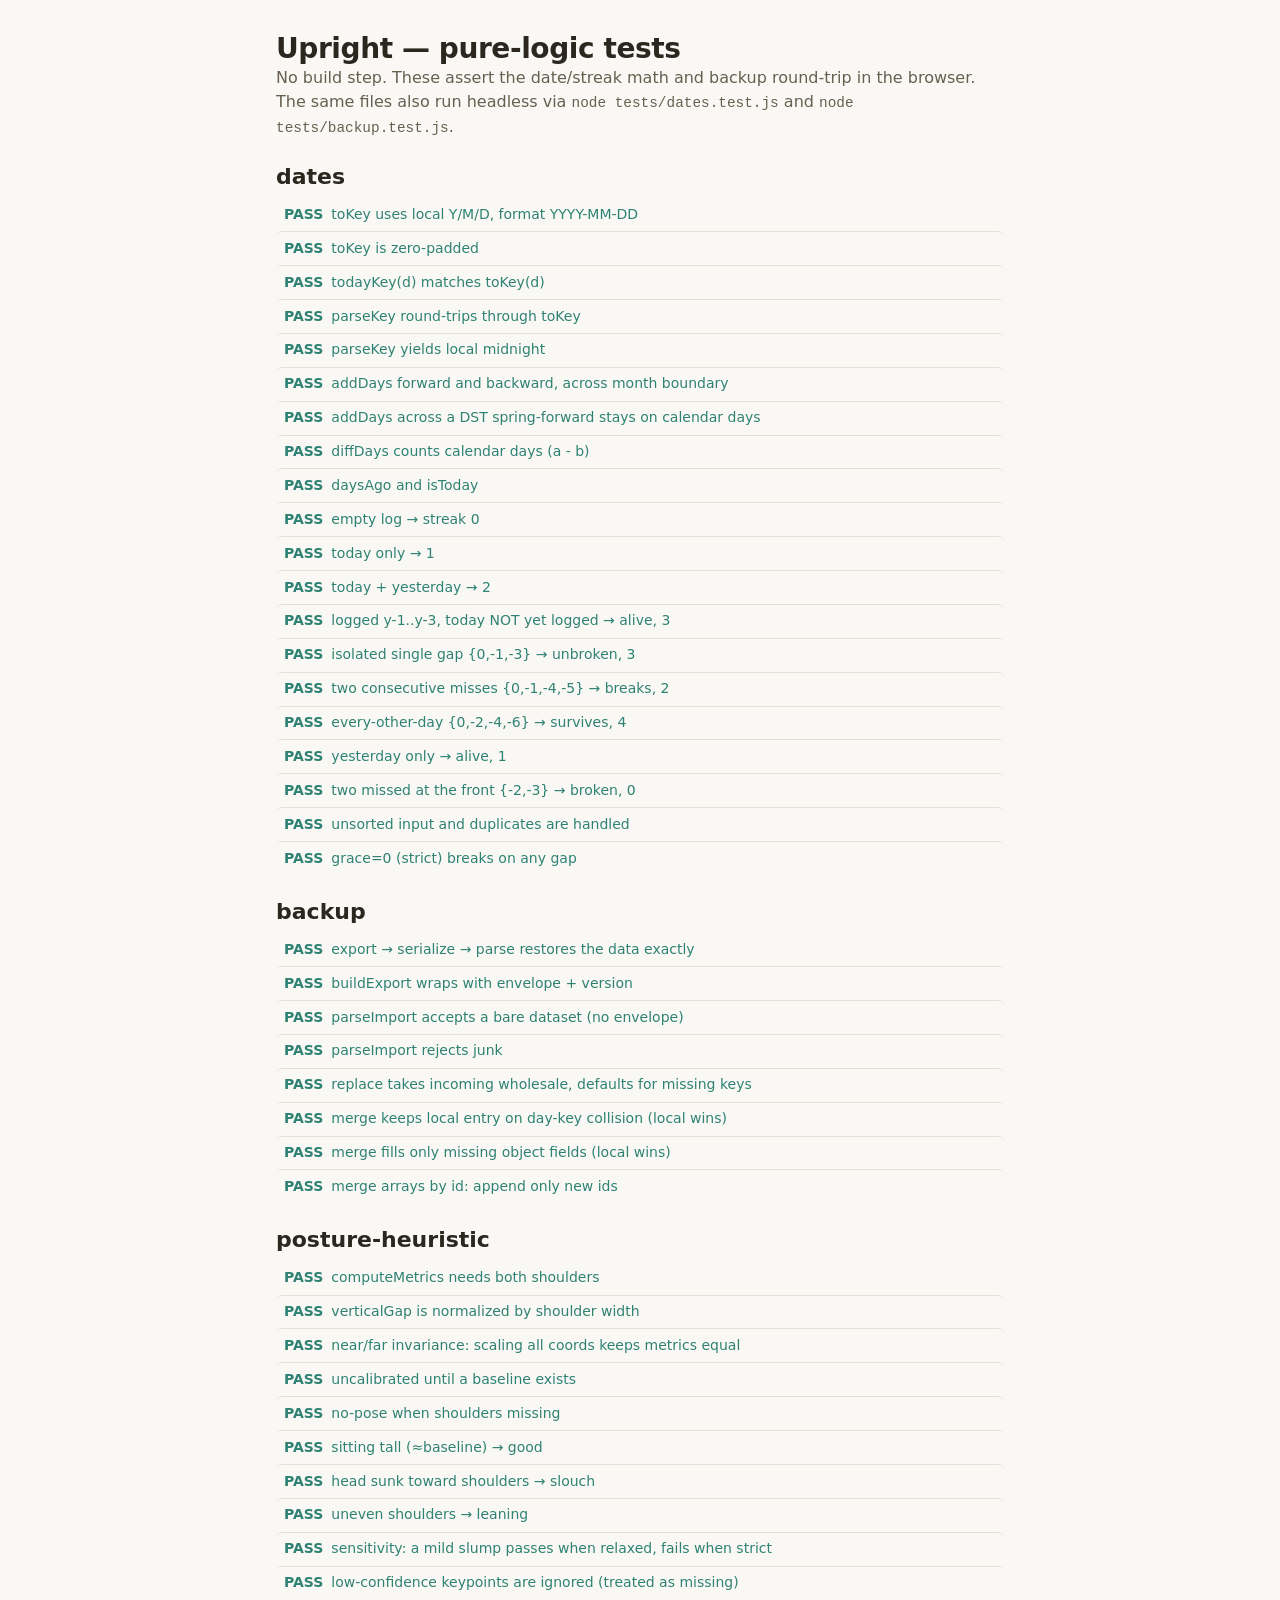
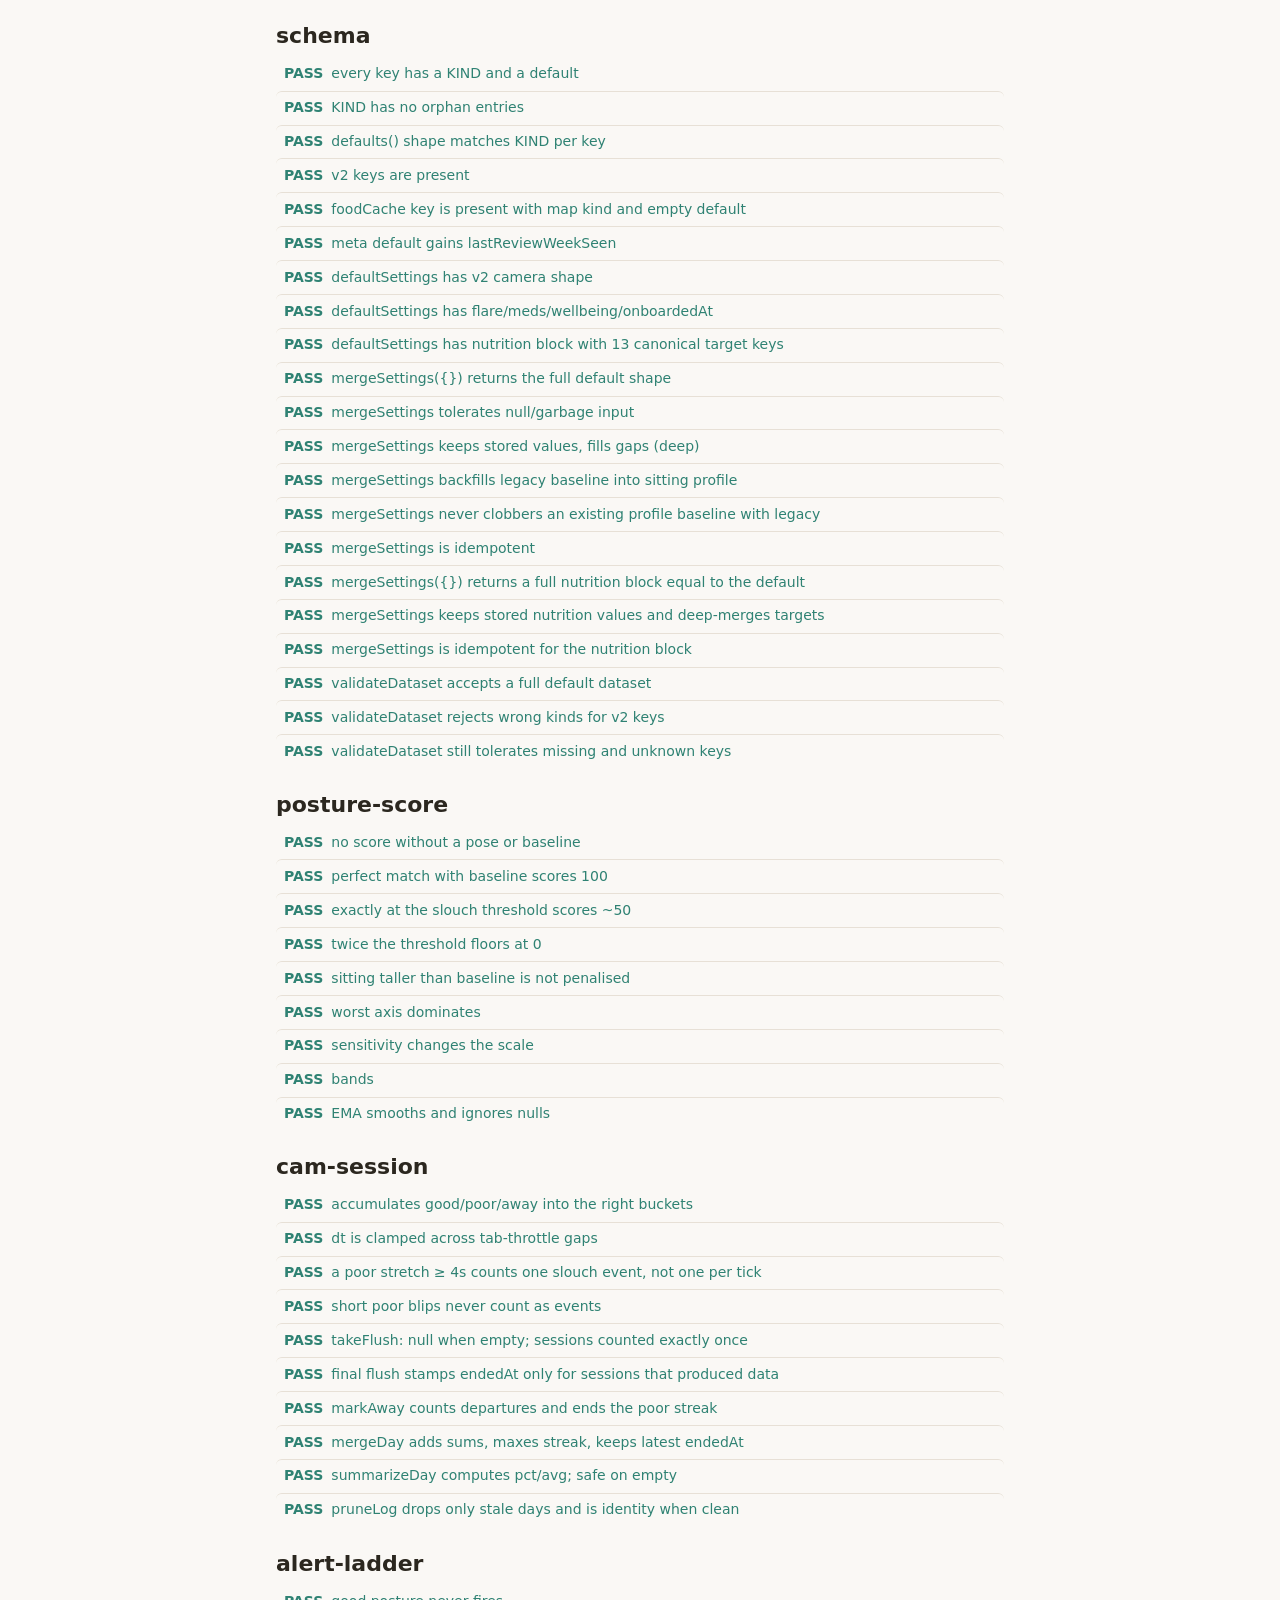
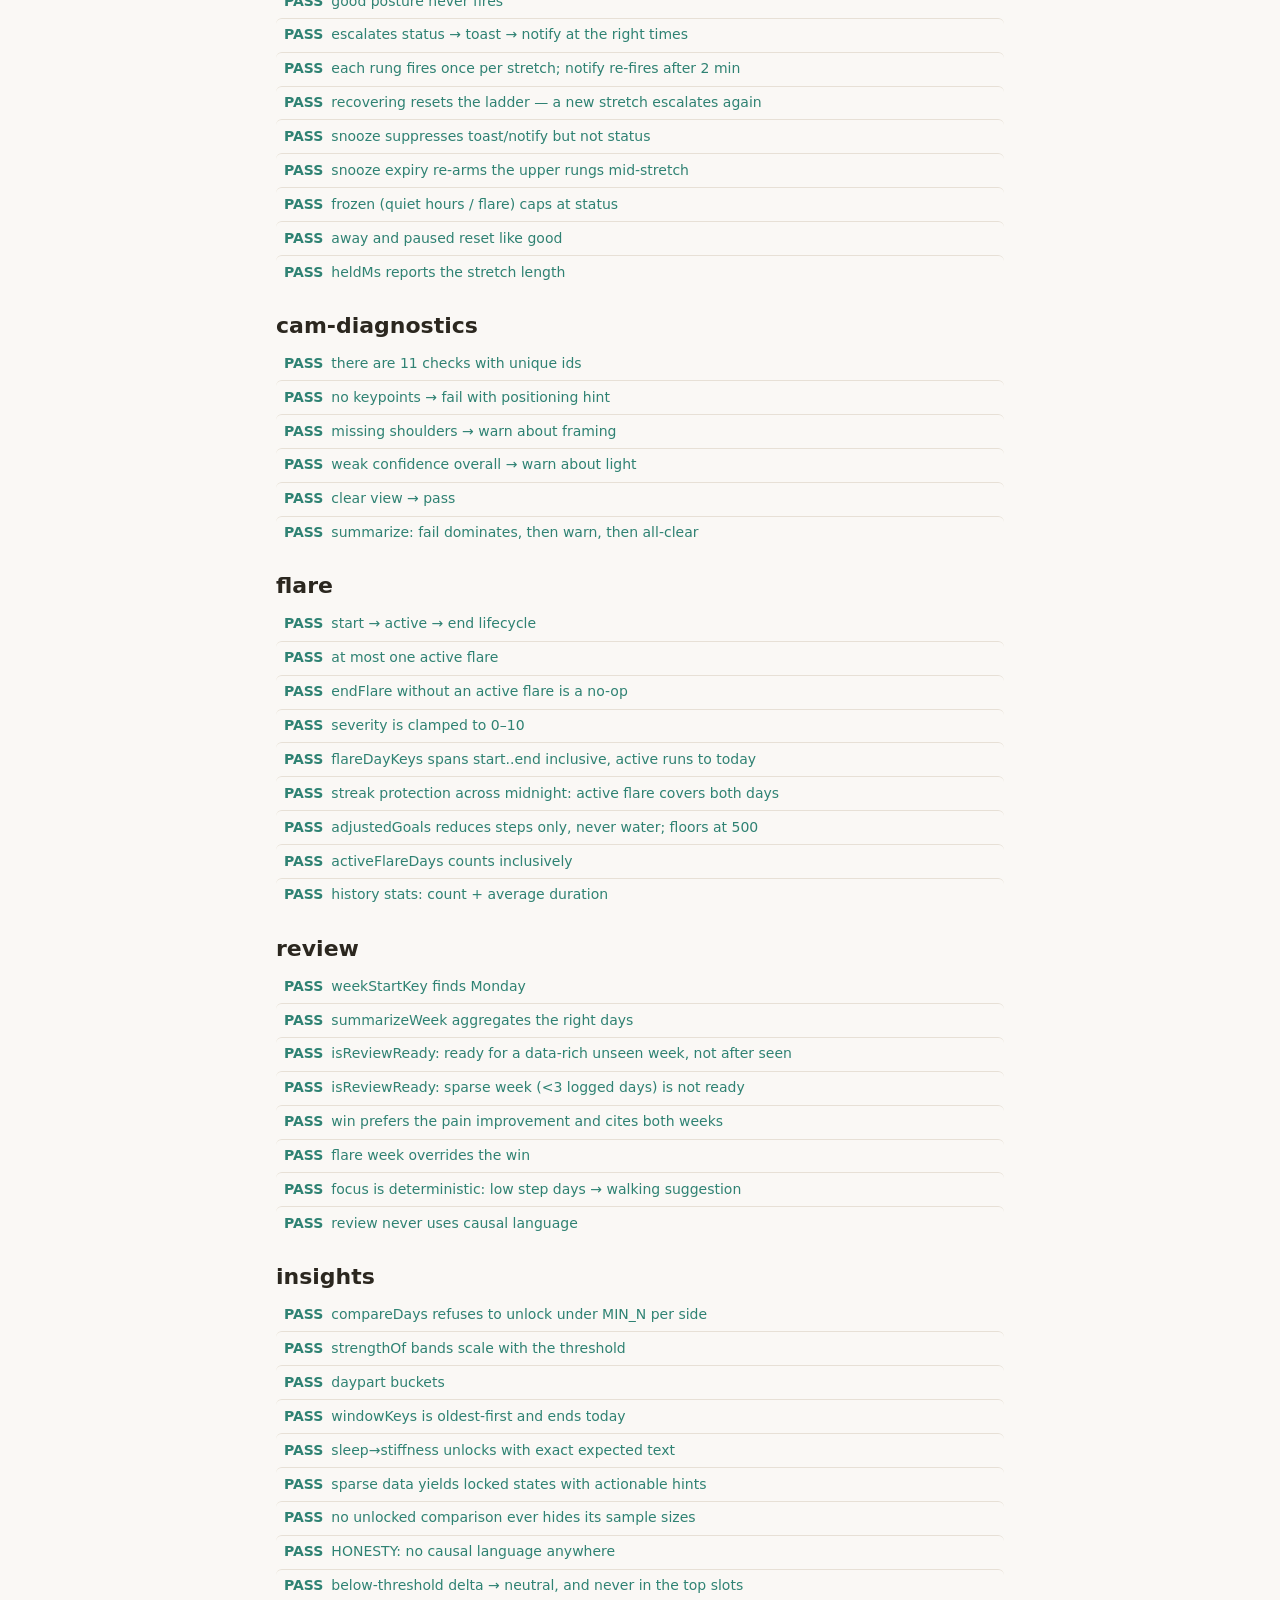
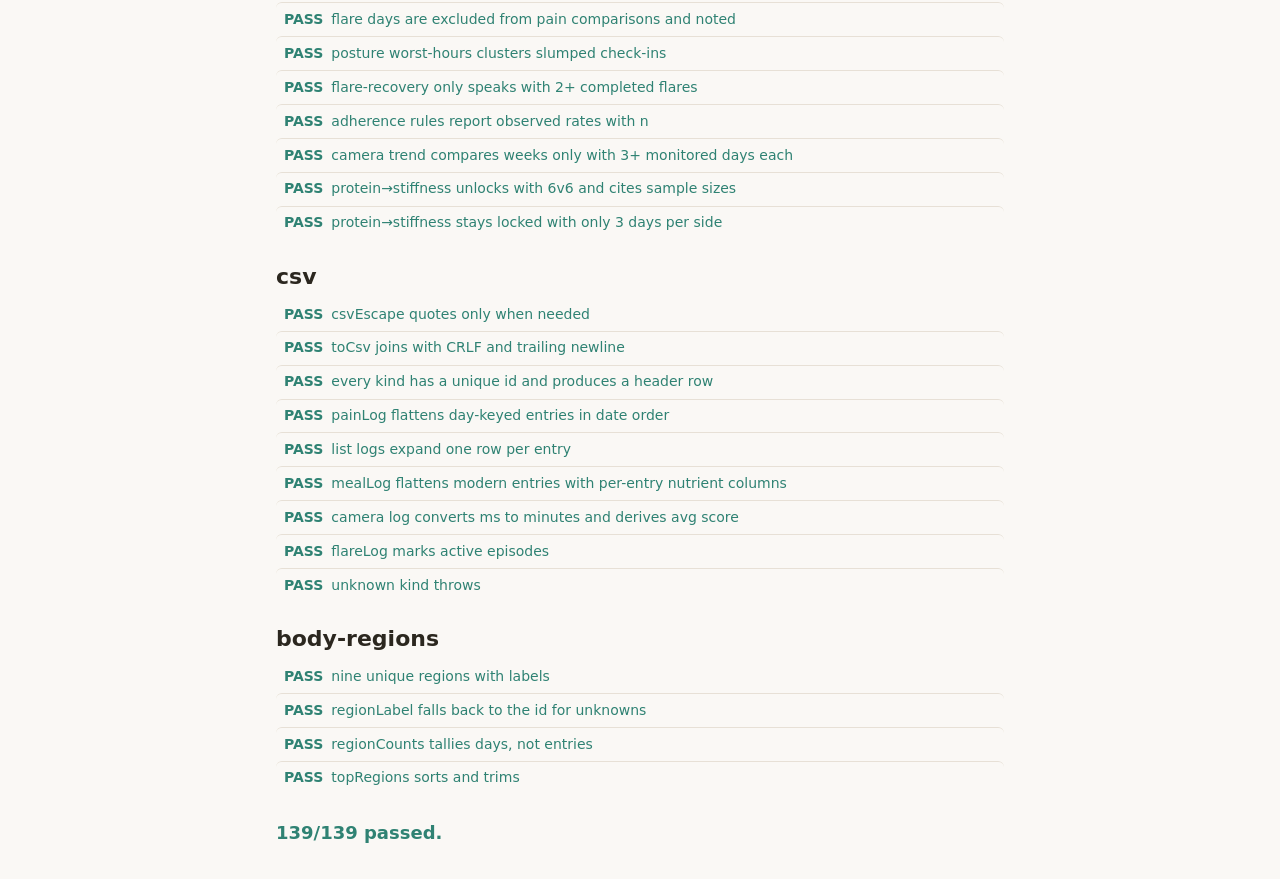
<file: tests/index.html>
<!DOCTYPE html>
<html lang="en">
<head>
  <meta charset="UTF-8" />
  <meta name="viewport" content="width=device-width, initial-scale=1" />
  <title>Upright — tests</title>
  <link rel="stylesheet" href="../styles/tokens.css" />
  <link rel="stylesheet" href="../styles/base.css" />
  <link rel="stylesheet" href="../styles/components.css" />
  <style>
    body { max-width: 760px; margin: 0 auto; padding: 2rem 1rem; }
    .result { display: flex; gap: .5rem; padding: .35rem .5rem; border-radius: var(--radius-sm); font-size: var(--text-sm); }
    .result + .result { border-top: 1px solid var(--color-border); }
    .pass { color: var(--color-primary); }
    .fail { background: var(--color-danger-soft); color: var(--color-danger); }
    .detail { font-family: var(--font-mono); font-size: var(--text-xs); white-space: pre-wrap; opacity: .85; }
    .suite-title { margin: 1.5rem 0 .5rem; }
    .summary { font-size: var(--text-lg); font-weight: 600; margin-top: 1.5rem; }
  </style>
</head>
<body>
  <h1>Upright — pure-logic tests</h1>
  <p class="text-muted">No build step. These assert the date/streak math and backup round-trip in the browser.
  The same files also run headless via <code>node tests/dates.test.js</code> and <code>node tests/backup.test.js</code>.</p>
  <div id="out"></div>

  <script type="module">
    import datesSuite from './dates.test.js';
    import backupSuite from './backup.test.js';
    import postureSuite from './posture-heuristic.test.js';
    import schemaSuite from './schema.test.js';
    import scoreSuite from './posture-score.test.js';
    import camSessionSuite from './cam-session.test.js';
    import ladderSuite from './alert-ladder.test.js';
    import diagSuite from './cam-diagnostics.test.js';
    import flareSuite from './flare.test.js';
    import reviewSuite from './review.test.js';
    import insightsSuite from './insights.test.js';
    import csvSuite from './csv.test.js';
    import bodyRegionsSuite from './body-regions.test.js';

    const out = document.getElementById('out');
    const suites = [datesSuite, backupSuite, postureSuite, schemaSuite, scoreSuite, camSessionSuite, ladderSuite, diagSuite, flareSuite, reviewSuite, insightsSuite, csvSuite, bodyRegionsSuite];
    let total = 0, failed = 0;

    for (const s of suites) {
      const h = document.createElement('h2');
      h.className = 'suite-title';
      h.textContent = s.name;
      out.appendChild(h);
      for (const r of s.results) {
        total++;
        if (!r.ok) failed++;
        const row = document.createElement('div');
        row.className = 'result ' + (r.ok ? 'pass' : 'fail');
        const tag = document.createElement('strong');
        tag.textContent = r.ok ? 'PASS' : 'FAIL';
        const label = document.createElement('span');
        label.textContent = r.label;
        row.append(tag, label);
        if (r.detail) {
          const d = document.createElement('div');
          d.className = 'detail';
          d.textContent = r.detail;
          row.appendChild(d);
        }
        out.appendChild(row);
      }
    }

    const summary = document.createElement('div');
    summary.className = 'summary ' + (failed ? 'fail' : 'pass');
    summary.textContent = `${total - failed}/${total} passed.`;
    out.appendChild(summary);
  </script>
</body>
</html>
</file>
<file: styles/tokens.css>
/* tokens.css — design tokens ("Steady" design language). The single place
   colors, spacing, type, elevation and motion are defined. Everything else
   references var(--…) so the whole app re-themes from here. Light is default;
   dark follows the OS via prefers-color-scheme, and can be forced with
   <html data-theme="dark|light">. */

:root {
  /* --- palette: calm, warm, recovery-minded ----------------------------- */
  /* Brand: a grounded teal-green (steady, clinical-but-kind). */
  --green-50: #eef6f4;
  --green-100: #d4e9e4;
  --green-200: #a9d3c9;
  --green-300: #79b8ab;
  --green-400: #4f9c8d;
  --green-500: #2f8273; /* primary */
  --green-600: #246a5e;
  --green-700: #1c5249;
  /* Accent: warm amber for streaks / encouragement. */
  --amber-300: #f1c27a;
  --amber-400: #e6a957;
  --amber-500: #d8913a;
  --amber-700: #7c4f12;
  /* Signal colors. */
  --red-400: #e07a6b;
  --red-500: #cf5c4c;
  --red-700: #9e3a29;
  --blue-400: #5b9bd1; /* water */
  --blue-700: #2b5d8a;
  --violet-400: #8a86d6;

  /* Neutrals: warm sand greys so the UI feels soft, not sterile. */
  --sand-0: #ffffff;
  --sand-50: #faf8f5;
  --sand-100: #f3efe9;
  --sand-200: #e7e0d6;
  --sand-300: #d6ccbe;
  --sand-400: #b3a795;
  --sand-500: #8c8170;
  --sand-600: #66604f; /* lowered for contrast on light surfaces */
  --sand-700: #423d33;
  --sand-800: #2b271f;
  --sand-900: #1c1a15;

  /* --- semantic tokens (light) ------------------------------------------ */
  --color-bg: var(--sand-50);
  --color-bg-elevated: var(--sand-0);
  --color-surface: var(--sand-0);
  --color-surface-2: var(--sand-100);
  --color-border: var(--sand-200);
  --color-border-strong: var(--sand-300);

  --color-text: var(--sand-800);
  --color-text-muted: var(--sand-600);
  --color-text-faint: var(--sand-500);
  --color-text-on-accent: #ffffff;

  --color-primary: var(--green-500);
  --color-primary-hover: var(--green-600);
  --color-primary-soft: var(--green-50);
  --color-primary-border: var(--green-200);

  --color-accent: var(--amber-500);
  --color-accent-soft: #fbf1df;

  /* Semantic state colors. Every -soft background has a guaranteed-contrast
     -text partner (≥ 4.5:1 on that soft background, both themes) — use the
     -text variant for words, the plain variant for dots/strokes/fills. */
  --color-success: var(--green-500);
  --color-success-soft: var(--green-50);
  --color-success-text: var(--green-700);
  --color-warn: var(--amber-500);
  --color-warn-soft: #fbf1df;
  --color-warn-text: var(--amber-700);
  --color-info: var(--blue-400);
  --color-info-soft: #e9f2f9;
  --color-info-text: var(--blue-700);
  --color-danger: var(--red-500);
  --color-danger-soft: #fbece9;
  --color-danger-text: var(--red-700);

  --color-water: var(--blue-400);

  --color-focus: var(--green-400);

  /* --- spacing scale (4px base) ----------------------------------------- */
  --space-1: 0.25rem;
  --space-2: 0.5rem;
  --space-3: 0.75rem;
  --space-4: 1rem;
  --space-5: 1.5rem;
  --space-6: 2rem;
  --space-7: 3rem;
  --space-8: 4rem;

  /* --- radii ------------------------------------------------------------ */
  --radius-sm: 6px;
  --radius-md: 10px;
  --radius-lg: 16px;
  --radius-xl: 24px;
  --radius-full: 999px;

  /* --- typography ------------------------------------------------------- */
  --font-sans: ui-sans-serif, system-ui, -apple-system, "Segoe UI", Roboto, Helvetica, Arial, sans-serif;
  /* Display face for big friendly numbers/headings. ui-rounded resolves on
     Apple platforms; everywhere else it falls back to the sans stack — zero
     webfont assets, consistent warmth where available. */
  --font-display: ui-rounded, "SF Pro Rounded", var(--font-sans);
  --font-mono: ui-monospace, "SF Mono", Menlo, Consolas, monospace;

  --text-xs: 0.75rem;
  --text-sm: 0.875rem;
  --text-base: 1rem;
  --text-lg: 1.125rem;
  --text-xl: 1.375rem;
  --text-2xl: 1.75rem;
  --text-3xl: 2.25rem;
  --text-4xl: 3rem;

  --leading-tight: 1.2;
  --leading-normal: 1.55;

  --tracking-tight: -0.015em;
  --tracking-normal: 0;
  --tracking-wide: 0.05em;

  --weight-normal: 400;
  --weight-medium: 500;
  --weight-semibold: 600;
  --weight-bold: 700;

  /* --- elevation (layered: tight contact shadow + soft ambient) ---------- */
  --shadow-xs: 0 1px 1px rgba(28, 26, 21, 0.05);
  --shadow-sm: 0 1px 2px rgba(28, 26, 21, 0.06), 0 1px 1px rgba(28, 26, 21, 0.04);
  --shadow-md: 0 2px 8px rgba(28, 26, 21, 0.08), 0 1px 3px rgba(28, 26, 21, 0.05);
  --shadow-lg: 0 8px 28px rgba(28, 26, 21, 0.12), 0 2px 8px rgba(28, 26, 21, 0.06);

  /* --- motion ------------------------------------------------------------ */
  /* All motion dies under prefers-reduced-motion (see base.css). */
  --duration-fast: 120ms;
  --duration-base: 200ms;
  --duration-slow: 320ms;
  --duration-draw: 700ms; /* chart line draw-in */
  --ease-out: cubic-bezier(0.2, 0.7, 0.3, 1);
  --ease-spring: cubic-bezier(0.34, 1.56, 0.64, 1);
  --transition-fast: var(--duration-fast) var(--ease-out);
  --transition-base: var(--duration-base) var(--ease-out);

  /* --- layout ----------------------------------------------------------- */
  --layout-max: 1100px;
  --header-h: 60px;
  --tabbar-h: 60px;
  --z-header: 100;
  --z-tabbar: 90;
  --z-dialog: 500;
  --z-toast: 1000;
}

/* --- dark theme ----------------------------------------------------------
   Refined: warm near-black bg, clearly stepped surfaces, muted text ≥4.5:1. */
@media (prefers-color-scheme: dark) {
  :root:not([data-theme="light"]) {
    --color-bg: #16140f;
    --color-bg-elevated: #262218;
    --color-surface: #201d15;
    --color-surface-2: #2b271c;
    --color-border: #3a3528;
    --color-border-strong: #4c4534;

    --color-text: #f1ece2;
    --color-text-muted: #beb5a2;
    --color-text-faint: #948b78;
    --color-text-on-accent: #11150f;

    --color-primary: var(--green-300);
    --color-primary-hover: var(--green-200);
    --color-primary-soft: #1a2a26;
    --color-primary-border: #2c4a43;

    --color-accent: var(--amber-300);
    --color-accent-soft: #33291a;

    --color-success: var(--green-300);
    --color-success-soft: #1a2a26;
    --color-success-text: #a9d3c9;
    --color-warn: var(--amber-300);
    --color-warn-soft: #33291a;
    --color-warn-text: #f1c27a;
    --color-info: #6fa9d6;
    --color-info-soft: #1c2836;
    --color-info-text: #a7cbe8;
    --color-danger: var(--red-400);
    --color-danger-soft: #3a221f;
    --color-danger-text: #f0a99d;

    --color-water: #6fa9d6;

    --color-focus: var(--green-300);

    --shadow-xs: 0 1px 1px rgba(0, 0, 0, 0.35);
    --shadow-sm: 0 1px 2px rgba(0, 0, 0, 0.4);
    --shadow-md: 0 2px 10px rgba(0, 0, 0, 0.45);
    --shadow-lg: 0 10px 32px rgba(0, 0, 0, 0.55);
  }
}

/* Forced dark via attribute (mirrors the media query block above). */
:root[data-theme="dark"] {
  --color-bg: #16140f;
  --color-bg-elevated: #262218;
  --color-surface: #201d15;
  --color-surface-2: #2b271c;
  --color-border: #3a3528;
  --color-border-strong: #4c4534;
  --color-text: #f1ece2;
  --color-text-muted: #beb5a2;
  --color-text-faint: #948b78;
  --color-text-on-accent: #11150f;
  --color-primary: var(--green-300);
  --color-primary-hover: var(--green-200);
  --color-primary-soft: #1a2a26;
  --color-primary-border: #2c4a43;
  --color-accent: var(--amber-300);
  --color-accent-soft: #33291a;
  --color-success: var(--green-300);
  --color-success-soft: #1a2a26;
  --color-success-text: #a9d3c9;
  --color-warn: var(--amber-300);
  --color-warn-soft: #33291a;
  --color-warn-text: #f1c27a;
  --color-info: #6fa9d6;
  --color-info-soft: #1c2836;
  --color-info-text: #a7cbe8;
  --color-danger: var(--red-400);
  --color-danger-soft: #3a221f;
  --color-danger-text: #f0a99d;
  --color-water: #6fa9d6;
  --color-focus: var(--green-300);
  --shadow-xs: 0 1px 1px rgba(0, 0, 0, 0.35);
  --shadow-sm: 0 1px 2px rgba(0, 0, 0, 0.4);
  --shadow-md: 0 2px 10px rgba(0, 0, 0, 0.45);
  --shadow-lg: 0 10px 32px rgba(0, 0, 0, 0.55);
}
</file>
<file: styles/base.css>
/* base.css — reset + element defaults + accessibility primitives. */

*,
*::before,
*::after {
  box-sizing: border-box;
}

* {
  margin: 0;
}

html {
  -webkit-text-size-adjust: 100%;
  scroll-behavior: smooth;
}

body {
  font-family: var(--font-sans);
  font-size: var(--text-base);
  line-height: var(--leading-normal);
  color: var(--color-text);
  background: var(--color-bg);
  min-height: 100vh;
  -webkit-font-smoothing: antialiased;
  text-rendering: optimizeLegibility;
}

h1, h2, h3, h4 {
  line-height: var(--leading-tight);
  font-weight: var(--weight-semibold);
  color: var(--color-text);
}

h1 {
  font-size: var(--text-2xl);
  font-family: var(--font-display);
  letter-spacing: var(--tracking-tight);
}
h2 { font-size: var(--text-xl); }
h3 { font-size: var(--text-lg); }

p { color: var(--color-text); }

a {
  color: var(--color-primary);
  text-decoration: none;
}
a:hover { text-decoration: underline; }

img, svg, video, canvas {
  display: block;
  max-width: 100%;
}

button,
input,
select,
textarea {
  font: inherit;
  color: inherit;
}

ul, ol { padding-left: var(--space-5); }

code, pre { font-family: var(--font-mono); font-size: 0.9em; }

/* Visible, consistent focus ring everywhere (keyboard users). */
:focus-visible {
  outline: 3px solid var(--color-focus);
  outline-offset: 2px;
  border-radius: var(--radius-sm);
}
:focus:not(:focus-visible) { outline: none; }

/* Skip link — first tab stop, jumps past the nav to the main content. */
.skip-link {
  position: absolute;
  left: var(--space-3);
  top: -100px;
  z-index: calc(var(--z-header) + 1);
  background: var(--color-primary);
  color: var(--color-text-on-accent);
  padding: var(--space-2) var(--space-4);
  border-radius: var(--radius-md);
  transition: top var(--transition-fast);
}
.skip-link:focus {
  top: var(--space-3);
  text-decoration: none;
}

/* Screen-reader-only utility. */
.visually-hidden {
  position: absolute !important;
  width: 1px; height: 1px;
  padding: 0; margin: -1px;
  overflow: hidden;
  clip: rect(0 0 0 0);
  white-space: nowrap;
  border: 0;
}

.text-muted { color: var(--color-text-muted); }
.text-faint { color: var(--color-text-faint); }

/* Respect users who ask for less motion. */
@media (prefers-reduced-motion: reduce) {
  html { scroll-behavior: auto; }
  *,
  *::before,
  *::after {
    animation-duration: 0.001ms !important;
    animation-iteration-count: 1 !important;
    transition-duration: 0.001ms !important;
  }
}
</file>
<file: styles/components.css>
/* components.css — reusable UI primitives: buttons, cards, forms, badges,
   toasts, empty states. Module views compose these classes. */

/* --- buttons ------------------------------------------------------------ */
.btn {
  display: inline-flex;
  align-items: center;
  justify-content: center;
  gap: var(--space-2);
  padding: var(--space-2) var(--space-4);
  border: 1px solid transparent;
  border-radius: var(--radius-md);
  background: var(--color-surface-2);
  color: var(--color-text);
  font-size: var(--text-sm);
  font-weight: var(--weight-medium);
  cursor: pointer;
  transition: background var(--transition-fast), border-color var(--transition-fast), transform var(--transition-fast);
  white-space: nowrap;
}
.btn:hover { background: var(--color-border); }
.btn:active { transform: translateY(1px); }
.btn:disabled { opacity: 0.5; cursor: not-allowed; }

.btn--primary {
  background: var(--color-primary);
  color: var(--color-text-on-accent);
}
.btn--primary:hover { background: var(--color-primary-hover); }

.btn--ghost {
  background: transparent;
  border-color: var(--color-border-strong);
}
.btn--ghost:hover { background: var(--color-surface-2); }

.btn--danger {
  background: var(--color-danger-soft);
  color: var(--color-danger);
  border-color: transparent;
}
.btn--danger:hover { background: var(--color-danger); color: #fff; }

.btn--sm { padding: var(--space-1) var(--space-3); font-size: var(--text-xs); }
.btn--lg { padding: var(--space-3) var(--space-5); font-size: var(--text-base); }
.btn--block { width: 100%; }

/* --- cards -------------------------------------------------------------- */
.card {
  background: var(--color-surface);
  border: 1px solid var(--color-border);
  border-radius: var(--radius-lg);
  padding: var(--space-5);
  box-shadow: var(--shadow-sm);
}
.card + .card { margin-top: var(--space-4); }
.card__title {
  font-size: var(--text-lg);
  margin-bottom: var(--space-4);
}
.card__subtitle {
  color: var(--color-text-muted);
  font-size: var(--text-sm);
  margin-top: calc(var(--space-1) * -1);
  margin-bottom: var(--space-4);
}

/* --- forms -------------------------------------------------------------- */
.field { margin-bottom: var(--space-4); }
.field > label {
  display: block;
  font-size: var(--text-sm);
  font-weight: var(--weight-medium);
  margin-bottom: var(--space-2);
}
.field__hint {
  display: block;
  font-size: var(--text-xs);
  color: var(--color-text-muted);
  margin-top: var(--space-1);
}

.input,
.textarea,
.select {
  width: 100%;
  padding: var(--space-2) var(--space-3);
  background: var(--color-bg-elevated);
  border: 1px solid var(--color-border-strong);
  border-radius: var(--radius-md);
  color: var(--color-text);
  transition: border-color var(--transition-fast);
}
.input:focus,
.textarea:focus,
.select:focus {
  border-color: var(--color-primary);
  outline: none;
}
.textarea { min-height: 96px; resize: vertical; }

.radio-row { display: flex; gap: var(--space-4); flex-wrap: wrap; }
.radio-row label {
  display: inline-flex;
  align-items: center;
  gap: var(--space-2);
  font-size: var(--text-sm);
}

/* --- badges + pills ----------------------------------------------------- */
.badge {
  display: inline-flex;
  align-items: center;
  gap: var(--space-1);
  padding: 2px var(--space-2);
  border-radius: var(--radius-full);
  font-size: var(--text-xs);
  font-weight: var(--weight-medium);
  background: var(--color-surface-2);
  color: var(--color-text-muted);
}
.badge--primary { background: var(--color-primary-soft); color: var(--color-primary); }
.badge--accent { background: var(--color-accent-soft); color: var(--color-accent); }

.tag {
  font-size: var(--text-xs);
  padding: 2px var(--space-2);
  border-radius: var(--radius-sm);
  background: var(--color-primary-soft);
  color: var(--color-primary);
  border: 1px solid var(--color-primary-border);
}

/* --- empty state -------------------------------------------------------- */
.empty {
  text-align: center;
  padding: var(--space-7) var(--space-4);
  color: var(--color-text-muted);
}
.empty__icon { font-size: var(--text-3xl); margin-bottom: var(--space-3); }
.empty__icon svg { margin: 0 auto; color: var(--color-text-faint); }
.empty__title { color: var(--color-text); font-size: var(--text-lg); margin-bottom: var(--space-2); }
.empty__action { margin-top: var(--space-4); }

/* --- callouts (disclaimer / red-flag) ----------------------------------- */
.callout {
  border-radius: var(--radius-md);
  padding: var(--space-4);
  border: 1px solid var(--color-border);
  background: var(--color-surface-2);
  font-size: var(--text-sm);
}
.callout--warn {
  background: var(--color-danger-soft);
  border-color: transparent;
}
.callout__title { font-weight: var(--weight-semibold); margin-bottom: var(--space-1); }

/* Horizontal divider inside cards. */
.rule { border: none; border-top: 1px solid var(--color-border); margin: var(--space-4) 0; }

/* --- toast -------------------------------------------------------------- */
.toast-container {
  position: fixed;
  right: var(--space-4);
  bottom: var(--space-4);
  z-index: var(--z-toast);
  display: flex;
  flex-direction: column;
  gap: var(--space-2);
  max-width: min(92vw, 380px);
}
.toast {
  display: flex;
  align-items: center;
  gap: var(--space-3);
  padding: var(--space-3) var(--space-4);
  border-radius: var(--radius-md);
  background: var(--color-bg-elevated);
  color: var(--color-text);
  border: 1px solid var(--color-border);
  border-left: 4px solid var(--color-primary);
  box-shadow: var(--shadow-lg);
  animation: toast-in var(--transition-base);
}
.toast--success { border-left-color: var(--color-primary); }
.toast--warn { border-left-color: var(--color-accent); }
.toast--error { border-left-color: var(--color-danger); }
.toast__msg { flex: 1; font-size: var(--text-sm); }
.toast__action {
  background: none; border: none; cursor: pointer;
  color: var(--color-primary); font-weight: var(--weight-semibold); font-size: var(--text-sm);
}
.toast__close {
  background: none; border: none; cursor: pointer;
  color: var(--color-text-faint); font-size: var(--text-lg); line-height: 1;
  padding: 0 var(--space-1);
}
.toast--leaving { animation: toast-out var(--transition-base) forwards; }

@keyframes toast-in {
  from { opacity: 0; transform: translateY(8px); }
  to { opacity: 1; transform: translateY(0); }
}
@keyframes toast-out {
  from { opacity: 1; transform: translateY(0); }
  to { opacity: 0; transform: translateY(8px); }
}

/* --- placeholder (unbuilt routes) -------------------------------------- */
.placeholder {
  text-align: center;
  padding: var(--space-7) var(--space-4);
}
.placeholder__phase {
  display: inline-block;
  margin-bottom: var(--space-3);
}

/* --- sliders ------------------------------------------------------------ */
.slider-field .slider__value {
  font-variant-numeric: tabular-nums;
  font-weight: var(--weight-semibold);
  color: var(--color-primary);
}
.slider {
  width: 100%;
  -webkit-appearance: none;
  appearance: none;
  height: 6px;
  border-radius: var(--radius-full);
  /* Filled track: js sets --slider-fill to the current percent. */
  background: linear-gradient(to right,
    var(--color-primary) 0%,
    var(--color-primary) var(--slider-fill, 0%),
    var(--color-surface-2) var(--slider-fill, 0%),
    var(--color-surface-2) 100%);
  outline-offset: 4px;
}
.slider__anchors {
  display: flex;
  justify-content: space-between;
  margin-top: var(--space-1);
  font-size: var(--text-xs);
  color: var(--color-text-faint);
}
.slider::-webkit-slider-thumb {
  -webkit-appearance: none;
  appearance: none;
  width: 20px; height: 20px;
  border-radius: 50%;
  background: var(--color-primary);
  border: 2px solid var(--color-bg-elevated);
  box-shadow: var(--shadow-sm);
  cursor: pointer;
}
.slider::-moz-range-thumb {
  width: 20px; height: 20px;
  border-radius: 50%;
  background: var(--color-primary);
  border: 2px solid var(--color-bg-elevated);
  cursor: pointer;
}

/* --- charts ------------------------------------------------------------- */
.chart { display: block; width: 100%; }
.chart-legend {
  display: flex;
  gap: var(--space-4);
  flex-wrap: wrap;
  margin-top: var(--space-2);
  font-size: var(--text-xs);
  color: var(--color-text-muted);
}
.chart-legend span { display: inline-flex; align-items: center; gap: var(--space-2); }
.chart-legend .swatch { width: 12px; height: 3px; border-radius: 2px; display: inline-block; }
.chart-ranges { display: flex; gap: var(--space-1); }

/* --- stat tiles --------------------------------------------------------- */
.tile {
  background: var(--color-surface);
  border: 1px solid var(--color-border);
  border-radius: var(--radius-lg);
  padding: var(--space-4);
  box-shadow: var(--shadow-sm);
  text-align: left;
  display: flex;
  flex-direction: column;
  gap: 2px;
}
.tile--link {
  cursor: pointer;
  color: inherit;
  font: inherit;
  transition: border-color var(--transition-fast), transform var(--transition-fast), box-shadow var(--transition-fast);
}
.tile--link:hover {
  border-color: var(--color-primary-border);
  box-shadow: var(--shadow-md);
  text-decoration: none;
  transform: translateY(-1px);
}
.tile__icon { font-size: var(--text-xl); margin-bottom: var(--space-1); }
.tile__value {
  font-size: var(--text-2xl);
  font-weight: var(--weight-bold);
  line-height: 1.1;
  font-variant-numeric: tabular-nums;
}
.tile__label { font-size: var(--text-sm); color: var(--color-text-muted); }
.tile__sub { font-size: var(--text-xs); color: var(--color-text-faint); margin-top: 2px; }

/* Ring + label layout used on the goals view. */
.ring-group {
  display: flex;
  gap: var(--space-6);
  flex-wrap: wrap;
  justify-content: center;
  align-items: center;
}
.ring-block { text-align: center; }
.ring-block__label { margin-top: var(--space-2); font-weight: var(--weight-medium); }
.ring-block__actions { margin-top: var(--space-3); display: flex; gap: var(--space-2); justify-content: center; flex-wrap: wrap; }

/* --- posture self-log --------------------------------------------------- */
.posture-scale {
  display: grid;
  grid-template-columns: repeat(5, 1fr);
  gap: var(--space-2);
}
.posture-btn {
  flex-direction: column;
  gap: var(--space-1);
  padding: var(--space-3) var(--space-1);
  height: 100%;
}
.posture-btn__emoji { font-size: var(--text-2xl); }
.posture-btn__label { font-size: var(--text-xs); color: var(--color-text-muted); }
.posture-list { list-style: none; padding: 0; margin: 0; }
.posture-list__item {
  display: flex;
  align-items: center;
  gap: var(--space-3);
  padding: var(--space-2) 0;
}
.posture-list__item + .posture-list__item { border-top: 1px solid var(--color-border); }

@media (max-width: 480px) {
  .posture-btn__label { display: none; }
}

/* --- dashboard quick-log ------------------------------------------------ */
.quicklog { display: flex; gap: var(--space-2); flex-wrap: wrap; align-items: center; }
.quicklog__group { display: flex; gap: var(--space-2); align-items: center; flex-wrap: wrap; }
.quicklog__sep { width: 1px; align-self: stretch; background: var(--color-border); margin: 0 var(--space-2); }
.posture-mini { display: inline-flex; gap: 4px; }
.posture-mini button {
  font-size: var(--text-lg);
  line-height: 1;
  padding: var(--space-1) var(--space-2);
  background: var(--color-surface-2);
  border: 1px solid var(--color-border);
  border-radius: var(--radius-md);
  cursor: pointer;
}
.posture-mini button:hover { border-color: var(--color-primary-border); background: var(--color-primary-soft); }

/* --- camera posture AI -------------------------------------------------- */
.cam-status { display: flex; align-items: center; gap: var(--space-2); font-weight: var(--weight-medium); }
.cam-status__text { font-size: var(--text-base); }
.cam-dot {
  width: 12px; height: 12px; border-radius: 50%;
  background: var(--color-text-faint);
  flex: none;
}
.cam-dot--good { background: var(--color-primary); box-shadow: 0 0 0 4px var(--color-primary-soft); }
.cam-dot--poor { background: var(--color-danger); box-shadow: 0 0 0 4px var(--color-danger-soft); }
.cam-dot--warn { background: var(--color-accent); box-shadow: 0 0 0 4px var(--color-accent-soft); }
.cam-dot--load { background: var(--color-accent); animation: cam-pulse 1s ease-in-out infinite; }
.cam-dot--off { background: var(--color-text-faint); }
@keyframes cam-pulse { 0%,100% { opacity: 1; } 50% { opacity: 0.3; } }

.cam-video {
  position: relative;
  margin-top: var(--space-3);
  max-width: 360px;
  border-radius: var(--radius-md);
  overflow: hidden;
  background: #000;
}
.cam-video video { width: 100%; height: auto; transform: scaleX(-1); display: block; }
.cam-badge {
  position: absolute; bottom: var(--space-2); left: var(--space-2);
  font-size: var(--text-xs); color: #fff;
  background: rgba(0,0,0,0.55); padding: 2px var(--space-2); border-radius: var(--radius-full);
}

/* ====================== v2 "Steady" additions ============================ */

/* --- inline SVG icons ----------------------------------------------------- */
.icon { display: inline-block; vertical-align: -0.18em; flex: none; }
.btn .icon { vertical-align: -0.28em; }

/* --- skeleton loading ------------------------------------------------------ */
.skeleton { display: grid; gap: var(--space-2); }
.skeleton__line {
  height: 14px;
  border-radius: var(--radius-sm);
  background: linear-gradient(90deg,
    var(--color-surface-2) 25%,
    var(--color-border) 40%,
    var(--color-surface-2) 55%);
  background-size: 300% 100%;
  animation: skeleton-shimmer 1.4s linear infinite;
}
.skeleton--tile {
  border: 1px solid var(--color-border);
  border-radius: var(--radius-lg);
  padding: var(--space-4);
  background: var(--color-surface);
}
@keyframes skeleton-shimmer {
  from { background-position: 100% 0; }
  to { background-position: -100% 0; }
}

/* --- dialogs (native <dialog>) --------------------------------------------- */
.dialog {
  border: 1px solid var(--color-border);
  border-radius: var(--radius-lg);
  background: var(--color-bg-elevated);
  color: var(--color-text);
  box-shadow: var(--shadow-lg);
  padding: 0;
  width: min(92vw, 480px);
  z-index: var(--z-dialog);
  animation: dialog-in var(--duration-base) var(--ease-out);
}
.dialog::backdrop {
  background: rgba(28, 26, 21, 0.45);
  backdrop-filter: blur(2px);
}
.dialog__head {
  display: flex;
  align-items: center;
  justify-content: space-between;
  gap: var(--space-3);
  padding: var(--space-4) var(--space-5) 0;
}
.dialog__title { font-size: var(--text-lg); font-family: var(--font-display); }
.dialog__close {
  background: none; border: none; cursor: pointer;
  color: var(--color-text-faint);
  padding: var(--space-1);
  border-radius: var(--radius-sm);
  display: inline-flex;
}
.dialog__close:hover { color: var(--color-text); background: var(--color-surface-2); }
.dialog__body { padding: var(--space-4) var(--space-5); }
.dialog__text { color: var(--color-text-muted); }
.dialog__actions {
  display: flex;
  justify-content: flex-end;
  gap: var(--space-3);
  padding: 0 var(--space-5) var(--space-5);
  flex-wrap: wrap;
}
@keyframes dialog-in {
  from { opacity: 0; transform: translateY(10px) scale(0.98); }
  to { opacity: 1; transform: none; }
}
/* Bottom sheet on small screens. */
@media (max-width: 719px) {
  .dialog {
    margin: auto 0 0;
    width: 100vw;
    max-width: 100vw;
    border-radius: var(--radius-xl) var(--radius-xl) 0 0;
    border-bottom: none;
    padding-bottom: env(safe-area-inset-bottom, 0);
    animation-name: sheet-in;
  }
  @keyframes sheet-in {
    from { transform: translateY(24px); opacity: 0.6; }
    to { transform: none; opacity: 1; }
  }
}

/* --- segmented control ------------------------------------------------------ */
.segmented {
  display: inline-flex;
  padding: 3px;
  gap: 2px;
  background: var(--color-surface-2);
  border-radius: var(--radius-full);
  border: 1px solid var(--color-border);
}
.segmented__opt { position: relative; display: inline-flex; }
.segmented__input {
  position: absolute;
  opacity: 0;
  inset: 0;
  cursor: pointer;
}
.segmented__face {
  display: inline-flex;
  align-items: center;
  gap: var(--space-2);
  padding: var(--space-1) var(--space-3);
  min-height: 32px;
  border-radius: var(--radius-full);
  font-size: var(--text-sm);
  font-weight: var(--weight-medium);
  color: var(--color-text-muted);
  cursor: pointer;
  transition: background var(--transition-fast), color var(--transition-fast), box-shadow var(--transition-fast);
  white-space: nowrap;
}
.segmented__input:checked + .segmented__face {
  background: var(--color-bg-elevated);
  color: var(--color-text);
  box-shadow: var(--shadow-sm);
}
.segmented__input:focus-visible + .segmented__face {
  outline: 3px solid var(--color-focus);
  outline-offset: 1px;
}

/* --- field validation -------------------------------------------------------- */
.field--error .input,
.field--error .textarea,
.field--error .select { border-color: var(--color-danger); }
.field__error {
  display: block;
  font-size: var(--text-xs);
  color: var(--color-danger-text);
  margin-top: var(--space-1);
}

/* --- celebration bloom --------------------------------------------------------- */
.bloom {
  position: fixed;
  z-index: var(--z-toast);
  pointer-events: none;
  width: 0; height: 0;
}
.bloom__p {
  position: absolute;
  left: -4px; top: -4px;
  width: 8px; height: 8px;
  border-radius: 50%;
  opacity: 0;
  animation: bloom-burst 0.9s var(--ease-out) forwards;
  animation-delay: var(--delay, 0ms);
}
@keyframes bloom-burst {
  0% { transform: translate(0, 0) scale(0.4); opacity: 1; }
  70% { opacity: 1; }
  100% { transform: translate(var(--dx), var(--dy)) scale(1); opacity: 0; }
}

/* --- toast v2 ---------------------------------------------------------------- */
.toast__icon { display: inline-flex; color: var(--color-primary); flex: none; }
.toast--warn .toast__icon { color: var(--color-warn-text); }
.toast--error .toast__icon { color: var(--color-danger-text); }
.toast--info .toast__icon { color: var(--color-info-text); }

/* --- stat tile v2 --------------------------------------------------------------- */
.tile__top {
  display: flex;
  align-items: center;
  justify-content: space-between;
  gap: var(--space-2);
}
.tile__top .tile__icon {
  margin-bottom: 0;
  color: var(--color-text-faint);
  display: inline-flex;
}
.tile__foot {
  display: flex;
  align-items: center;
  gap: var(--space-2);
  flex-wrap: wrap;
}
.tile__delta {
  display: inline-flex;
  align-items: center;
  gap: 3px;
  font-size: var(--text-xs);
  font-weight: var(--weight-medium);
  padding: 1px var(--space-2);
  border-radius: var(--radius-full);
  background: var(--color-surface-2);
  color: var(--color-text-muted);
}
.tile__delta--good { background: var(--color-success-soft); color: var(--color-success-text); }
.tile__delta--bad { background: var(--color-danger-soft); color: var(--color-danger-text); }
.tile__spark { margin-top: var(--space-2); }
.tile__spark .spark { display: block; }
.tile__value { font-family: var(--font-display); letter-spacing: var(--tracking-tight); }

/* --- charts v2 ------------------------------------------------------------------- */
.chart__grid { stroke: var(--color-border); stroke-width: 1; }
.chart__tick { fill: var(--color-text-faint); }
.chart__tip { pointer-events: none; }
.chart__tipline { stroke: var(--color-border-strong); stroke-dasharray: 3 3; }
.chart__tipbox {
  fill: var(--color-bg-elevated);
  stroke: var(--color-border-strong);
  filter: drop-shadow(0 2px 4px rgba(28, 26, 21, 0.14));
}
.chart__tiptext { fill: var(--color-text); }
.chart__draw {
  stroke-dasharray: 1;
  stroke-dashoffset: 1;
  animation: chart-draw var(--duration-draw) var(--ease-out) forwards;
}
@keyframes chart-draw { to { stroke-dashoffset: 0; } }
.chart__fade { animation: chart-fade var(--duration-draw) ease forwards; opacity: 0; animation-delay: 250ms; }
@keyframes chart-fade { to { opacity: 1; } }
.chart__grow { animation: chart-grow var(--duration-slow) var(--ease-out) backwards; }
@keyframes chart-grow { from { transform: scaleY(0); } to { transform: scaleY(1); } }
.ring__center { fill: var(--color-text); font-family: var(--font-display); }
.ring__sub { fill: var(--color-text-muted); }
.ring__fg--animate { transition: stroke-dashoffset 600ms var(--ease-out), stroke 300ms ease; }
.spark { overflow: visible; }

@media print {
  .chart__tip, .chart__tipline { display: none !important; }
  .chart__tick { fill: #555; }
  .chart__grid { stroke: #ddd; }
}

/* --- camera v2: stage, overlay, gauge, profiles, diagnostics ------------- */
.cam-stage {
  display: flex;
  gap: var(--space-4);
  align-items: flex-start;
  flex-wrap: wrap;
  margin-top: var(--space-3);
}
.cam-video { margin-top: 0; }
.cam-overlay {
  position: absolute;
  inset: 0;
  width: 100%;
  height: 100%;
  transform: scaleX(-1); /* same mirror as the video, so coords line up */
  pointer-events: none;
}
.cam-side {
  display: flex;
  flex-direction: column;
  gap: var(--space-3);
  align-items: center;
  min-width: 140px;
}
.cam-gauge .ring { display: block; }
.cam-snooze {
  display: flex;
  gap: var(--space-2);
  align-items: center;
  flex-wrap: wrap;
  justify-content: center;
}
.cam-profile {
  display: flex;
  gap: var(--space-3);
  align-items: center;
  flex-wrap: wrap;
  margin-top: var(--space-4);
}

.cam-diag { margin-top: var(--space-4); }
.cam-diag summary {
  cursor: pointer;
  font-size: var(--text-sm);
  font-weight: var(--weight-medium);
  color: var(--color-text-muted);
  display: inline-flex;
  align-items: center;
  gap: var(--space-2);
}
.cam-diag summary:hover { color: var(--color-text); }
.cam-diag__body { margin-top: var(--space-3); }
.cam-diag__body > .btn { margin: var(--space-2) 0 var(--space-3); }
.diag-list { display: grid; gap: 2px; }
.diag-row {
  display: grid;
  grid-template-columns: 24px minmax(140px, 180px) 1fr;
  gap: var(--space-2);
  align-items: start;
  padding: var(--space-2);
  border-radius: var(--radius-sm);
  font-size: var(--text-sm);
}
.diag-row__state { display: inline-flex; justify-content: center; padding-top: 1px; }
.diag-row__label { font-weight: var(--weight-medium); }
.diag-row__detail { color: var(--color-text-muted); font-size: var(--text-xs); }
.diag-row--pending { color: var(--color-text-faint); }
.diag-row--pass .diag-row__state { color: var(--color-success-text); }
.diag-row--warn { background: var(--color-warn-soft); }
.diag-row--warn .diag-row__state { color: var(--color-warn-text); }
.diag-row--fail { background: var(--color-danger-soft); }
.diag-row--fail .diag-row__state { color: var(--color-danger-text); }
.diag-row--skip { opacity: 0.6; }

@media (max-width: 560px) {
  .diag-row { grid-template-columns: 24px 1fr; }
  .diag-row__detail { grid-column: 2; }
}

/* --- dashboard hero -------------------------------------------------------- */
.hero {
  display: flex;
  justify-content: space-between;
  align-items: center;
  gap: var(--space-5);
  flex-wrap: wrap;
}
.hero__metric { min-width: 200px; }
.hero__value {
  font-family: var(--font-display);
  font-size: var(--text-4xl);
  font-weight: var(--weight-bold);
  line-height: 1;
  letter-spacing: var(--tracking-tight);
  font-variant-numeric: tabular-nums;
}
.hero__of { font-size: var(--text-xl); color: var(--color-text-faint); font-weight: var(--weight-medium); }
.hero__label { color: var(--color-text-muted); font-size: var(--text-sm); margin-top: var(--space-1); }
.hero__label--prompt {
  color: var(--color-text);
  font-family: var(--font-display);
  font-size: var(--text-xl);
  font-weight: var(--weight-semibold);
}
.hero__sub { color: var(--color-text-faint); font-size: var(--text-sm); margin-top: var(--space-1); }
.hero__rings { display: flex; gap: var(--space-5); }
.hero__ring { display: flex; flex-direction: column; align-items: center; gap: var(--space-2); }

.streak-chip {
  font-size: var(--text-sm);
  padding: var(--space-2) var(--space-3);
  display: inline-flex;
  align-items: center;
  gap: var(--space-1);
}

/* Comfortable touch targets on the quick-log row. */
.quick-actions .btn { min-height: 44px; }
.posture-mini button {
  min-width: 44px;
  min-height: 44px;
  display: inline-flex;
  align-items: center;
  justify-content: center;
  color: var(--color-text-muted);
}
.posture-mini button:hover { color: var(--color-primary); }

/* Posture check-in buttons (view version, with the figure icons). */
.posture-btn svg { color: var(--color-text-muted); }
.posture-btn:hover svg { color: var(--color-primary); }

/* --- exercise timer ------------------------------------------------------- */
.timer {
  text-align: center;
  background: var(--color-surface-2);
  border-radius: var(--radius-md);
  padding: var(--space-3);
  margin-top: var(--space-3);
}
.timer__count {
  font-family: var(--font-display);
  font-size: var(--text-3xl);
  font-weight: var(--weight-bold);
  font-variant-numeric: tabular-nums;
  line-height: 1.1;
}
.timer__count--hold { color: var(--color-primary); }
.timer__count--done { color: var(--color-success-text); }
.timer__phase { font-size: var(--text-sm); color: var(--color-text-muted); }
.timer__dots { display: flex; justify-content: center; gap: var(--space-2); margin-top: var(--space-2); }
.timer__dot {
  width: 8px; height: 8px;
  border-radius: 50%;
  background: var(--color-border-strong);
  transition: background var(--transition-fast), transform var(--transition-fast);
}
.timer__dot--active { background: var(--color-accent); transform: scale(1.25); }
.timer__dot--done { background: var(--color-primary); }

.ex-instructions { margin-top: var(--space-3); }
.ex-instructions summary {
  cursor: pointer;
  font-size: var(--text-sm);
  font-weight: var(--weight-medium);
  color: var(--color-text-muted);
}
.ex-instructions summary:hover { color: var(--color-text); }

/* --- thin progress bar ------------------------------------------------------ */
.progress {
  height: 6px;
  border-radius: var(--radius-full);
  background: var(--color-surface-2);
  overflow: hidden;
  margin-bottom: var(--space-3);
}
.progress__fill {
  height: 100%;
  width: 0;
  border-radius: inherit;
  background: var(--color-primary);
  transition: width var(--duration-slow) var(--ease-out);
}

/* --- report stats + print ---------------------------------------------------- */
.stat__value {
  font-family: var(--font-display);
  font-size: var(--text-2xl);
  font-weight: var(--weight-bold);
  font-variant-numeric: tabular-nums;
  letter-spacing: var(--tracking-tight);
}
.stat__label { color: var(--color-text-muted); font-size: var(--text-sm); }
.print-header { display: none; }

@media print {
  @page { margin: 14mm; }
  .print-header {
    display: flex;
    justify-content: space-between;
    align-items: baseline;
    border-bottom: 2px solid #333;
    padding-bottom: 6px;
    margin-bottom: 14px;
  }
  .print-header strong { font-size: 15pt; }
  .print-header span { font-size: 9pt; color: #555; }
  .view-header { display: none; }
  .card { page-break-inside: avoid; break-inside: avoid; }
  .card + .card { margin-top: 10px; }
  body { font-size: 10.5pt; }
}

/* --- settings sub-nav ------------------------------------------------------- */
.settings-subnav {
  position: sticky;
  top: calc(var(--header-h) + var(--space-2));
  z-index: 5;
  display: flex;
  gap: var(--space-2);
  overflow-x: auto;
  scrollbar-width: none;
  padding: var(--space-2);
  margin-bottom: var(--space-4);
  background: color-mix(in srgb, var(--color-bg) 88%, transparent);
  backdrop-filter: blur(6px);
  border-radius: var(--radius-full);
}
.settings-subnav::-webkit-scrollbar { display: none; }
.settings-subnav__pill {
  flex: none;
  padding: var(--space-1) var(--space-3);
  border-radius: var(--radius-full);
  border: 1px solid var(--color-border);
  background: var(--color-surface);
  color: var(--color-text-muted);
  font-size: var(--text-sm);
  font-weight: var(--weight-medium);
}
.settings-subnav__pill:hover { color: var(--color-text); border-color: var(--color-border-strong); text-decoration: none; }
.settings-subnav__pill--danger { color: var(--color-danger-text); }
.settings-section { scroll-margin-top: calc(var(--header-h) + 64px); }

/* --- onboarding -------------------------------------------------------------- */
.onboarding { min-height: 180px; }
.onboarding__dots {
  display: flex;
  justify-content: center;
  gap: var(--space-2);
  margin-top: var(--space-4);
}
.onboarding__dot {
  width: 8px; height: 8px;
  border-radius: 50%;
  background: var(--color-border-strong);
  transition: background var(--transition-fast), transform var(--transition-fast);
}
.onboarding__dot--on { background: var(--color-primary); transform: scale(1.25); }

/* --- insights + weekly review + flare banner -------------------------------- */
.insight {
  display: flex;
  gap: var(--space-3);
  align-items: flex-start;
  padding: var(--space-3) 0;
}
.insight + .insight { border-top: 1px solid var(--color-border); }
.insight__badge {
  flex: none;
  font-size: var(--text-xs);
  font-weight: var(--weight-medium);
  padding: 2px var(--space-2);
  border-radius: var(--radius-full);
  white-space: nowrap;
  margin-top: 2px;
}
.insight__badge--strong { background: var(--color-success-soft); color: var(--color-success-text); }
.insight__badge--moderate { background: var(--color-info-soft); color: var(--color-info-text); }
.insight__badge--weak { background: var(--color-surface-2); color: var(--color-text-muted); }
.insight__lock { color: var(--color-text-faint); margin-top: 3px; }
.insight__text { font-size: var(--text-sm); color: var(--color-text); margin: 0; }
.insight--locked .insight__text { color: var(--color-text-muted); }

.review-deltas {
  display: grid;
  grid-template-columns: repeat(auto-fill, minmax(130px, 1fr));
  gap: var(--space-3);
}
.review-delta { display: flex; flex-direction: column; gap: 2px; }
.review-delta__value {
  font-family: var(--font-display);
  font-size: var(--text-xl);
  font-weight: var(--weight-bold);
  display: inline-flex;
  align-items: center;
  gap: var(--space-1);
}
.review-delta__dir--good { color: var(--color-success-text); display: inline-flex; }
.review-delta__dir--bad { color: var(--color-danger-text); display: inline-flex; }
.review-delta__label { font-size: var(--text-xs); color: var(--color-text-muted); }

.flare-banner,
.review-prompt {
  display: flex;
  align-items: center;
  gap: var(--space-3);
  padding: var(--space-3) var(--space-4);
  border-radius: var(--radius-md);
  font-size: var(--text-sm);
  color: var(--color-text);
  border: 1px solid transparent;
}
.flare-banner { background: var(--color-warn-soft); }
.flare-banner svg { color: var(--color-warn-text); flex: none; }
.review-prompt { background: var(--color-primary-soft); }
.review-prompt svg { color: var(--color-primary); flex: none; }
.flare-banner:hover, .review-prompt:hover { text-decoration: none; border-color: var(--color-border-strong); }
.flare-banner__cta { margin-left: auto; font-weight: var(--weight-semibold); white-space: nowrap; }

/* --- sleep hours stepper -------------------------------------------------------- */
.sleep-hours { display: flex; align-items: center; gap: var(--space-3); }
.sleep-hours__value {
  font-family: var(--font-display);
  font-size: var(--text-3xl);
  font-weight: var(--weight-bold);
  min-width: 90px;
  text-align: center;
  font-variant-numeric: tabular-nums;
}

/* --- pain body map ----------------------------------------------------------- */
.body-map-wrap { display: flex; justify-content: center; }
.body-map { max-width: 220px; }
.body-map__outline {
  fill: var(--color-surface-2);
  stroke: var(--color-border-strong);
  stroke-width: 1.5;
}
.body-map__spine { stroke: var(--color-border-strong); stroke-dasharray: 3 4; stroke-width: 1.5; }
.body-map__region {
  fill: transparent;
  stroke: var(--color-border-strong);
  stroke-width: 1;
  stroke-dasharray: 2 3;
  cursor: pointer;
  transition: fill var(--transition-fast);
}
.body-map__region:hover { fill: color-mix(in srgb, var(--color-danger) 18%, transparent); }
.body-map__region:focus-visible {
  outline: none;
  stroke: var(--color-focus);
  stroke-width: 2.5;
  stroke-dasharray: none;
}
.body-map__region--on {
  fill: color-mix(in srgb, var(--color-danger) 45%, transparent);
  stroke: var(--color-danger);
  stroke-dasharray: none;
}

/* --- breathing overlay ---------------------------------------------------------- */
.breath { text-align: center; padding: var(--space-3) 0; }
.breath__circle {
  width: 110px;
  height: 110px;
  margin: 0 auto var(--space-4);
  border-radius: 50%;
  background: radial-gradient(circle at 35% 30%, var(--color-primary-soft), var(--color-primary));
  transform: scale(0.72);
  transition: transform 3.8s cubic-bezier(0.4, 0, 0.6, 1);
}
.breath__circle--in { transform: scale(1); }
.breath__circle--still { transition: none; transform: scale(0.86); }
.breath__phase {
  font-family: var(--font-display);
  font-size: var(--text-xl);
  font-weight: var(--weight-semibold);
}
.breath__count {
  font-family: var(--font-display);
  font-size: var(--text-3xl);
  font-weight: var(--weight-bold);
  color: var(--color-primary);
  min-height: 44px;
  font-variant-numeric: tabular-nums;
}
.breath__remain { font-size: var(--text-sm); color: var(--color-text-muted); margin-bottom: var(--space-3); }
</file>
